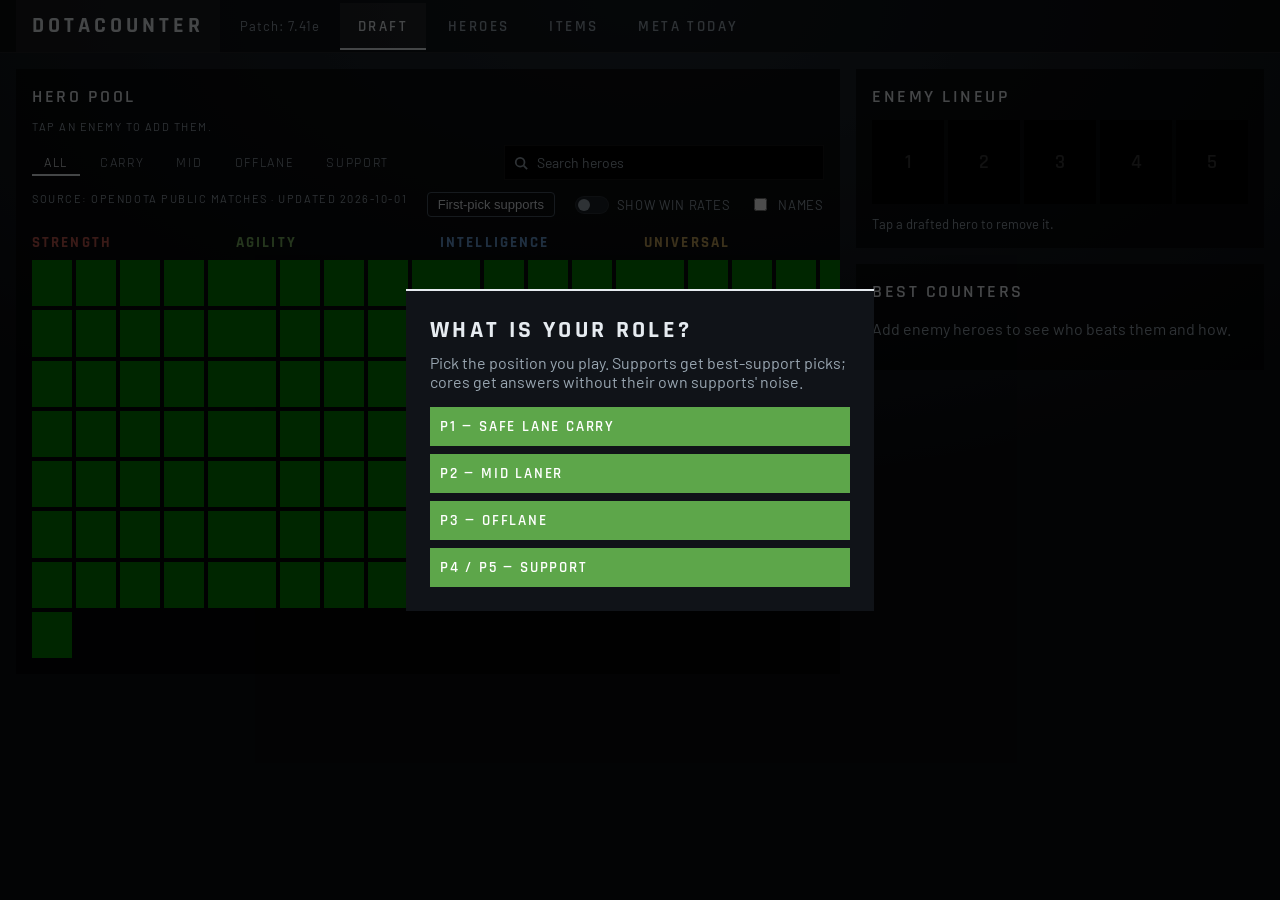
<file: index.html>
<!DOCTYPE html>
<html lang="en">
<head>
  <meta charset="UTF-8">
  <meta name="viewport" content="width=device-width, initial-scale=1.0">
  <title>DotaCounter — pick the enemy, get counters</title>
  <link rel="preconnect" href="https://fonts.googleapis.com">
  <link rel="preconnect" href="https://fonts.gstatic.com" crossorigin>
  <link rel="stylesheet" href="https://fonts.googleapis.com/css2?family=Barlow:wght@400;600&family=Rajdhani:wght@600;700&display=swap">
  <link rel="stylesheet" href="./css/style.css">
  <link rel="stylesheet" href="./css/modals.css">
</head>
<body>
  <header class="top-bar">
    <h1 class="site-title">DotaCounter</h1>
    <p class="patch-label">Patch: loading…</p>
    <nav class="site-nav">
      <a class="nav-link nav-link-active" href="./index.html">Draft</a>
      <a class="nav-link" href="./heroes.html">Heroes</a>
      <a class="nav-link" href="./items.html">Items</a>
      <a class="nav-link" href="./meta.html">Meta today</a>
    </nav>
    <button class="role-change" hidden>Role: (change)</button>
  </header>

  <main class="draft-view">
    <section class="pool-section">
      <h2 class="section-title">Hero pool</h2>
      <p class="pool-query-hint">Tap an enemy to add them.</p>
      <div class="pool-controls-row">
        <div class="role-tabs">
          <button class="role-tab role-tab-active" data-tab="all">All</button>
          <button class="role-tab" data-tab="carry">Carry</button>
          <button class="role-tab" data-tab="mid">Mid</button>
          <button class="role-tab" data-tab="offlane">Offlane</button>
          <button class="role-tab" data-tab="support">Support</button>
        </div>
        <div class="pool-search-wrap">
          <svg class="pool-search-icon" viewBox="0 0 16 16" width="14" height="14" aria-hidden="true"><circle cx="7" cy="7" r="5" fill="none" stroke="currentColor" stroke-width="2"/><line x1="11" y1="11" x2="15" y2="15" stroke="currentColor" stroke-width="2"/></svg>
          <input class="pool-search" type="search" placeholder="Search heroes" autocomplete="off">
        </div>
      </div>
      <div class="pool-caption-row">
        <p class="pool-data-date">Source: loading…</p>
        <button class="first-pick-button">First-pick supports</button>
        <label class="rates-toggle"><input type="checkbox" class="rates-checkbox"> Show win rates</label>
        <label class="rates-toggle"><input type="checkbox" class="names-checkbox"> Names</label>
      </div>
      <div class="hero-pool"></div>
    </section>

    <div class="draft-main">
    <section class="draft-board">
      <h2 class="section-title">Enemy lineup</h2>
      <div class="draft-teams">
        <div class="draft-team draft-team-dire">
          <div class="draft-slots draft-slots-dire"></div>
        </div>
      </div>
      <p class="draft-hint">Tap a drafted hero to remove it.</p>
    </section>

    <section class="counter-results">
      <h2 class="section-title">Best counters</h2>
      <div class="role-scope-toggle" hidden>
        <button class="role-scope-btn" data-scope="mine">My role</button>
        <button class="role-scope-btn" data-scope="all">All roles</button>
      </div>
      <p class="empty-prompt">Add enemy heroes to see who beats them and how.</p>
      <div class="enemy-support-pick" hidden></div>
      <div class="counter-list"></div>
    </section>
    </div>
  </main>

  <div class="role-modal">
    <div class="role-dialog">
      <h2 class="role-dialog-title">What is your role?</h2>
      <p class="role-dialog-sub">Pick the position you play. Supports get best-support picks; cores get answers without their own supports' noise.</p>
      <div class="role-options">
        <button class="role-option" data-profile="carry">P1 — Safe lane carry</button>
        <button class="role-option" data-profile="mid">P2 — Mid laner</button>
        <button class="role-option" data-profile="offlane">P3 — Offlane</button>
        <button class="role-option" data-profile="support">P4 / P5 — Support</button>
      </div>
    </div>
  </div>

  <div class="support-modal-backdrop" hidden>
    <div class="support-modal" role="dialog" aria-modal="true" aria-labelledby="support-modal-title">
      <button class="support-modal-close" aria-label="Close">X</button>
      <h2 class="support-modal-title" id="support-modal-title">First-pick supports</h2>
      <p class="support-modal-sub">Supports pick first in ranked. Most-picked and highest-win-rate this patch.</p>
      <h3 class="support-group-name">Most picked</h3>
      <div class="support-popular"></div>
      <h3 class="support-group-name">Highest win rate</h3>
      <div class="support-best"></div>
    </div>
  </div>

  <div class="hero-modal-backdrop" hidden>
    <div class="hero-modal" role="dialog" aria-modal="true" aria-labelledby="hero-modal-name">
      <button class="hero-modal-close" aria-label="Close">X</button>
      <div class="hero-modal-top">
        <div class="hero-modal-left">
          <img class="hero-modal-portrait" alt="">
          <h2 class="hero-modal-name" id="hero-modal-name"></h2>
          <p class="hero-modal-attr"></p>
          <p class="hero-modal-roles"></p>
        </div>
        <div class="hero-modal-right">
          <p class="hero-modal-meta"></p>
          <div class="hero-modal-tabs">
            <button class="hero-modal-tab hero-modal-tab-active" data-mtab="guide">Guide</button>
            <button class="hero-modal-tab" data-mtab="matchups">Matchups</button>
          </div>
          <div class="hero-modal-guide"></div>
          <div class="hero-modal-matchups" hidden></div>
        </div>
      </div>
      <div class="hero-modal-timeline">
        <h3 class="timeline-title">Item timeline</h3>
        <p class="timeline-caption">Share of item purchases (OpenDota public matches)</p>
        <div class="timeline-phases"></div>
      </div>
      <p class="hero-modal-missing" hidden>Hero not found</p>
    </div>
  </div>

  <script src="./js/data-loader.js"></script>
  <script src="./js/scoring.js"></script>
  <script src="./js/app.js"></script>
</body>
</html>
</file>
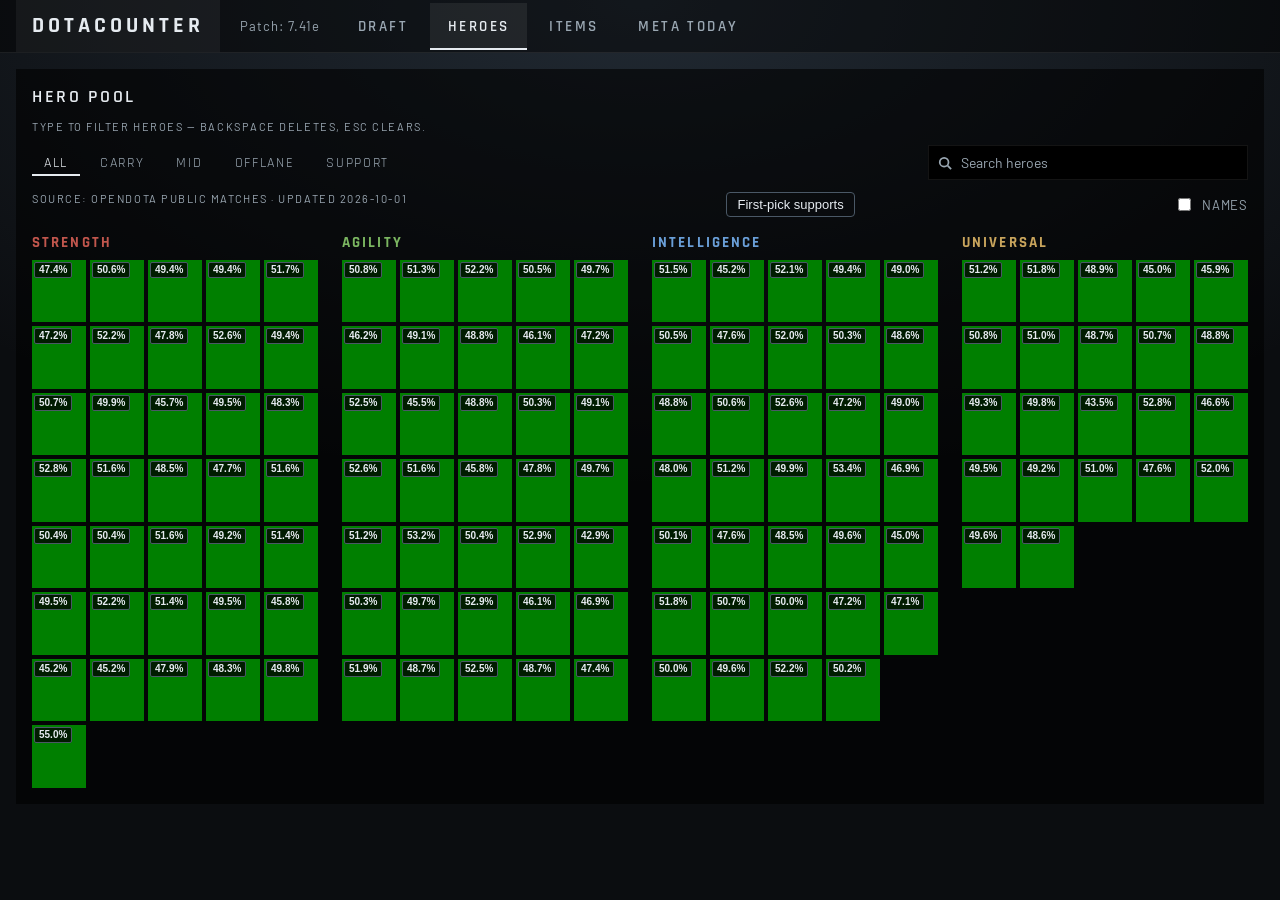
<file: heroes.html>
<!DOCTYPE html>
<html lang="en">
<head>
  <meta charset="UTF-8">
  <meta name="viewport" content="width=device-width, initial-scale=1.0">
  <title>DotaCounter — heroes</title>
  <link rel="preconnect" href="https://fonts.googleapis.com">
  <link rel="preconnect" href="https://fonts.gstatic.com" crossorigin>
  <link rel="stylesheet" href="https://fonts.googleapis.com/css2?family=Barlow:wght@400;600&family=Rajdhani:wght@600;700&display=swap">
  <link rel="stylesheet" href="./css/style.css">
  <link rel="stylesheet" href="./css/heroes.css">
  <link rel="stylesheet" href="./css/modals.css">
</head>
<body>
  <header class="top-bar">
    <h1 class="site-title">DotaCounter</h1>
    <p class="patch-label">Patch: loading…</p>
    <nav class="site-nav">
      <a class="nav-link" href="./index.html">Draft</a>
      <a class="nav-link nav-link-active" href="./heroes.html">Heroes</a>
      <a class="nav-link" href="./items.html">Items</a>
      <a class="nav-link" href="./meta.html">Meta today</a>
    </nav>
  </header>

  <main class="heroes-view">
    <section class="pool-section">
      <h2 class="section-title">Hero pool</h2>
      <p class="pool-query-hint">Tap a portrait to open the hero popup.</p>
      <div class="pool-controls-row">
        <div class="role-tabs">
          <button class="role-tab role-tab-active" data-tab="all">All</button>
          <button class="role-tab" data-tab="carry">Carry</button>
          <button class="role-tab" data-tab="mid">Mid</button>
          <button class="role-tab" data-tab="offlane">Offlane</button>
          <button class="role-tab" data-tab="support">Support</button>
        </div>
        <div class="pool-search-wrap">
          <svg class="pool-search-icon" viewBox="0 0 16 16" width="14" height="14" aria-hidden="true"><circle cx="7" cy="7" r="5" fill="none" stroke="currentColor" stroke-width="2"/><line x1="11" y1="11" x2="15" y2="15" stroke="currentColor" stroke-width="2"/></svg>
          <input class="pool-search" type="search" placeholder="Search heroes" autocomplete="off">
        </div>
      </div>
      <div class="pool-caption-row">
        <p class="pool-data-date">Source: loading.</p>
        <button class="first-pick-button">First-pick supports</button>
        <label class="rates-toggle"><input type="checkbox" class="names-checkbox"> Names</label>
      </div>
      <div class="hero-pool"></div>
    </section>
  </main>

  <div class="hero-modal-backdrop" hidden>
    <div class="hero-modal" role="dialog" aria-modal="true" aria-labelledby="hero-modal-name">
      <button class="hero-modal-close" aria-label="Close">X</button>
      <div class="hero-modal-top">
        <div class="hero-modal-left">
          <img class="hero-modal-portrait" alt="">
          <h2 class="hero-modal-name" id="hero-modal-name"></h2>
          <p class="hero-modal-attr"></p>
          <p class="hero-modal-roles"></p>
        </div>
        <div class="hero-modal-right">
          <p class="hero-modal-meta"></p>
          <div class="hero-modal-tabs">
            <button class="hero-modal-tab hero-modal-tab-active" data-mtab="guide">Guide</button>
            <button class="hero-modal-tab" data-mtab="matchups">Matchups</button>
          </div>
          <div class="hero-modal-guide"></div>
          <div class="hero-modal-matchups" hidden></div>
        </div>
      </div>
      <div class="hero-modal-timeline">
        <h3 class="timeline-title">Item timeline</h3>
        <p class="timeline-caption">Share of item purchases (OpenDota public matches)</p>
        <div class="timeline-phases"></div>
      </div>
      <p class="hero-modal-missing" hidden>Hero not found</p>
    </div>
  </div>

  <div class="support-modal-backdrop" hidden>
    <div class="support-modal" role="dialog" aria-modal="true" aria-labelledby="support-modal-title">
      <button class="support-modal-close" aria-label="Close">X</button>
      <h2 class="support-modal-title" id="support-modal-title">First-pick supports</h2>
      <p class="support-modal-sub">Supports pick first in ranked. Most-picked and highest-win-rate this patch.</p>
      <h3 class="support-group-name">Most picked</h3>
      <div class="support-popular"></div>
      <h3 class="support-group-name">Highest win rate</h3>
      <div class="support-best"></div>
    </div>
  </div>

  <script src="./js/data-loader.js"></script>
  <script src="./js/scoring.js"></script>
  <script src="./js/heroes.js"></script>
</body>
</html>
</file>
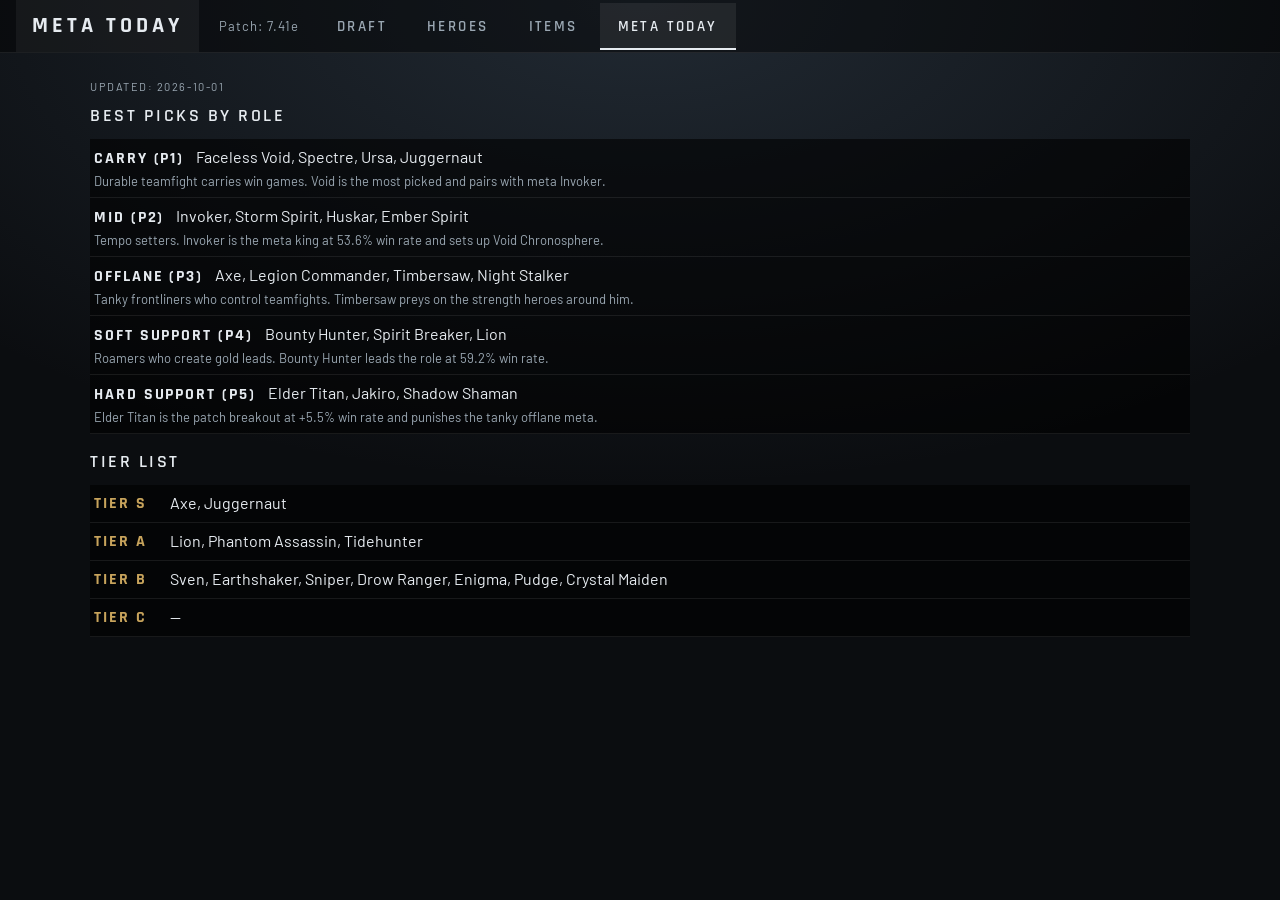
<file: meta.html>
<!DOCTYPE html>
<html lang="en">
<head>
  <meta charset="UTF-8">
  <meta name="viewport" content="width=device-width, initial-scale=1.0">
  <title>DotaCounter — meta today</title>
  <link rel="preconnect" href="https://fonts.googleapis.com">
  <link rel="preconnect" href="https://fonts.gstatic.com" crossorigin>
  <link rel="stylesheet" href="https://fonts.googleapis.com/css2?family=Barlow:wght@400;600&family=Rajdhani:wght@600;700&display=swap">
  <link rel="stylesheet" href="./css/style.css">
</head>
<body>
  <header class="top-bar">
    <h1 class="site-title">Meta today</h1>
    <p class="patch-label">Patch: loading…</p>
    <nav class="site-nav">
      <a class="nav-link" href="./index.html">Draft</a>
      <a class="nav-link" href="./heroes.html">Heroes</a>
      <a class="nav-link" href="./items.html">Items</a>
      <a class="nav-link nav-link-active" href="./meta.html">Meta today</a>
    </nav>
  </header>
  <main class="meta-view">
    <p class="meta-updated">Updated: loading…</p>
    <h2 class="section-title">Best picks by role</h2>
    <div class="role-list"></div>
    <h2 class="section-title">Tier list</h2>
    <div class="tier-list"></div>
  </main>
  <script src="./js/data-loader.js"></script>
  <script>
    // meta page: two jobs — render role picks, then tiers.
    window.DotaCounter.loadData().then((data) => {
      document.querySelector(".meta-updated").textContent = "Updated: " + data.meta.updatedAt;
      const roles = document.querySelector(".role-list");
      for (const role of data.meta.roles || []) {
        const card = document.createElement("div");
        card.className = "role-card";
        const title = document.createElement("strong");
        title.className = "role-name";
        title.textContent = role.name;
        const picks = document.createElement("span");
        picks.className = "role-picks";
        picks.textContent = (role.top || []).map((h) => h.name || h.id).join(", ") || "—";
        const note = document.createElement("p");
        note.className = "role-note";
        note.textContent = role.note || "";
        card.append(title, picks, note);
        roles.appendChild(card);
      }
      const names = Object.fromEntries(data.heroes.map((h) => [h.id, h.name]));
      const list = document.querySelector(".tier-list");
      for (const tier of ["S", "A", "B", "C"]) {
        const row = document.createElement("div");
        row.className = "tier-row";
        const label = document.createElement("strong");
        label.className = "tier-label";
        label.textContent = "Tier " + tier;
        const members = document.createElement("span");
        members.className = "tier-members";
        members.textContent = ((data.meta.tiers || {})[tier] || []).map((id) => names[id] || id).join(", ") || "—";
        row.append(label, members);
        list.appendChild(row);
      }
    });
  </script>
</body>
</html>
</file>
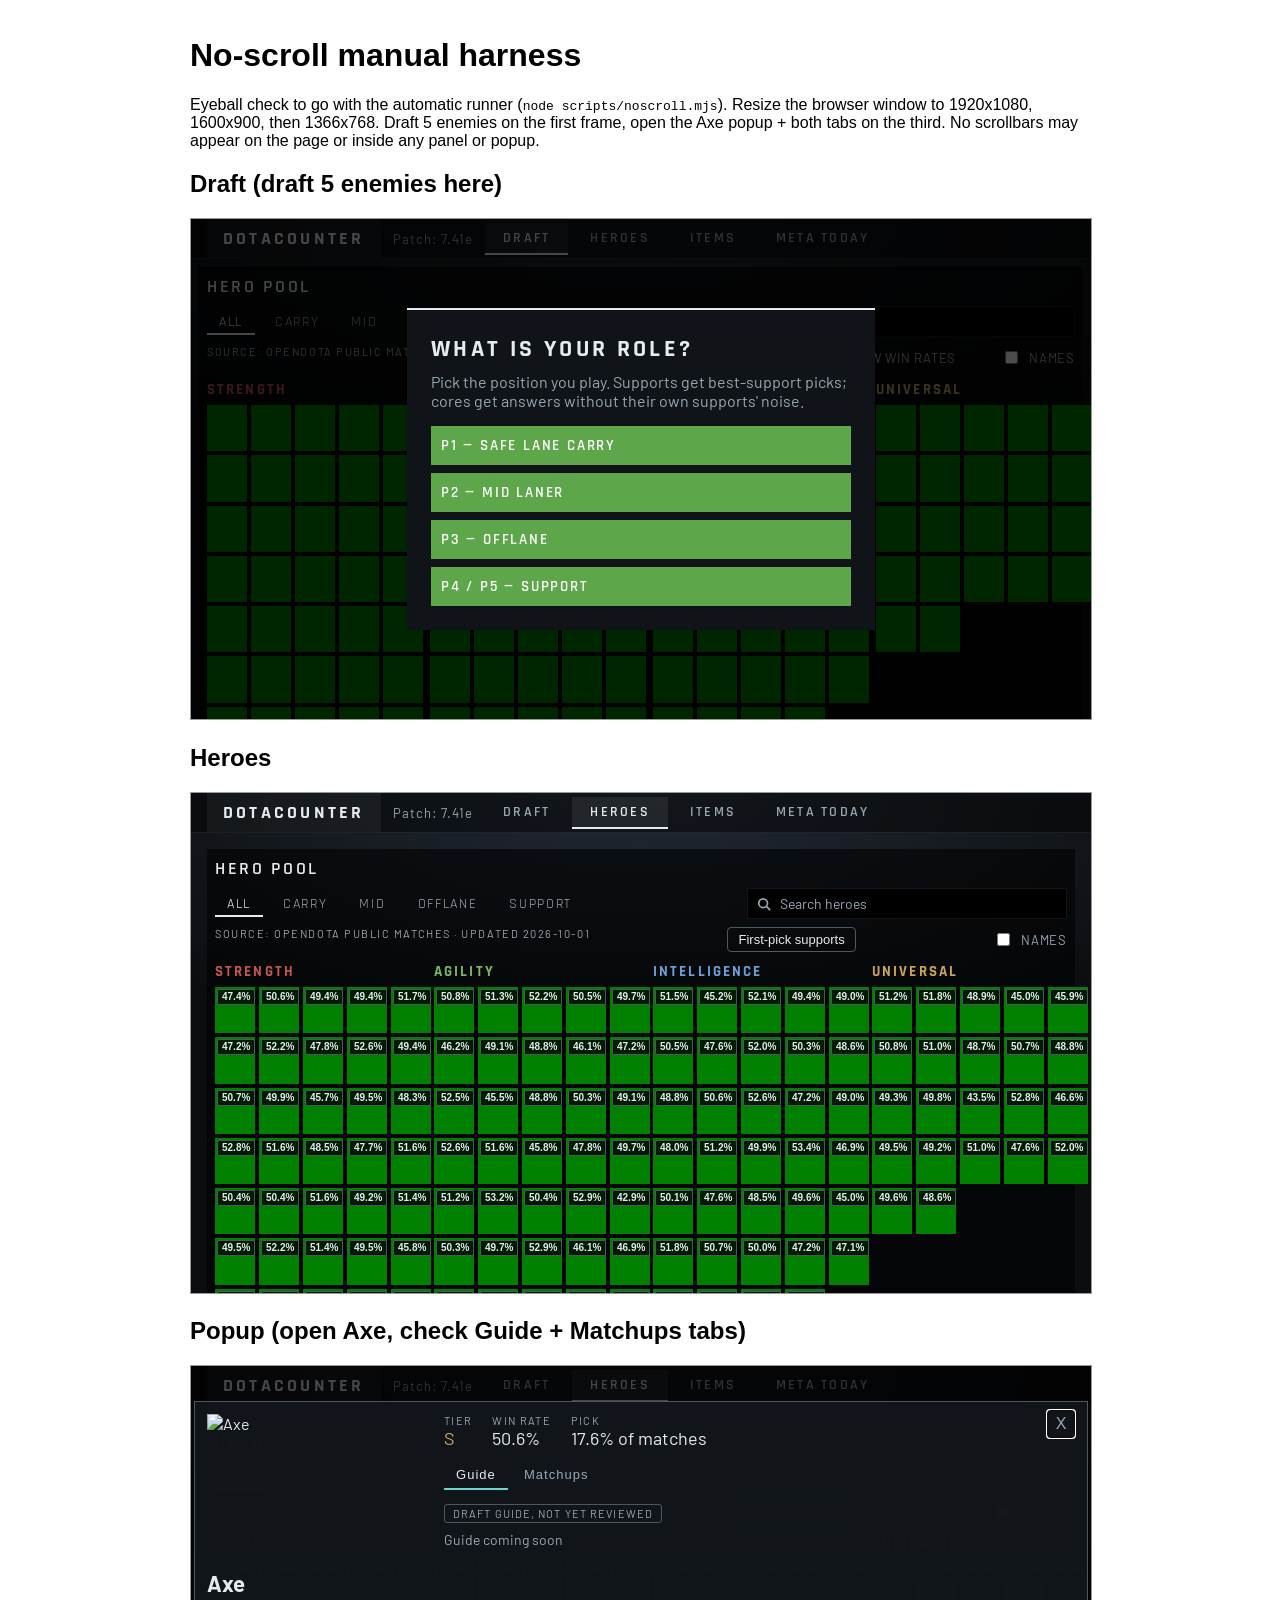
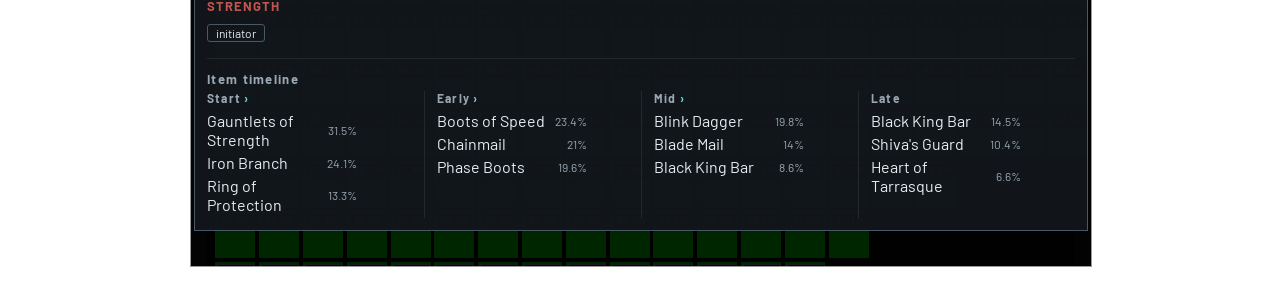
<file: scripts/noscroll.test.html>
<!DOCTYPE html>
<html lang="en">
<head>
  <meta charset="UTF-8">
  <title>No-scroll manual harness</title>
  <style>
    body { font-family: sans-serif; max-width: 900px; margin: 0 auto; padding: 16px; }
    iframe { width: 100%; height: 500px; border: 1px solid #999; }
  </style>
</head>
<body>
  <h1>No-scroll manual harness</h1>
  <p>Eyeball check to go with the automatic runner (<code>node scripts/noscroll.mjs</code>).
  Resize the browser window to 1920x1080, 1600x900, then 1366x768.
  Draft 5 enemies on the first frame, open the Axe popup + both tabs on the third.
  No scrollbars may appear on the page or inside any panel or popup.</p>
  <h2>Draft (draft 5 enemies here)</h2>
  <iframe src="../index.html" title="draft"></iframe>
  <h2>Heroes</h2>
  <iframe src="../heroes.html" title="heroes"></iframe>
  <h2>Popup (open Axe, check Guide + Matchups tabs)</h2>
  <iframe src="../heroes.html#axe" title="popup"></iframe>
</body>
</html>
</file>
<file: css/style.css>
/* DotaCounter theme: cold client-console look.
   Near-black blue-grey, square translucent panels, uppercase wide-tracked
   type. Semantic class names, full words only. One component, one block. */

:root {
  --bg: #0b0d10;
  --panel: rgba(0, 0, 0, 0.6);
  --divider: rgba(255, 255, 255, 0.08);
  --row-hover: rgba(255, 255, 255, 0.06);
  --ink: #e6ebf0;
  --muted: #9aa7b2;
  --gold: #c8a45c;
  --teal: #6fd3d0;
  --green: #5da64a;
  --red: #c05a4a;
  --str: #c0564d;
  --agi: #7bb661;
  --int: #6a9fd8;
  --uni: #c8a45c;
  /* Fallback card size; .pool-section overrides it with a
     container-relative size. Never changes with the role tab. */
  --card: clamp(48px, 6.5vh, 64px);
}

html {
  min-height: 100%;
  background:
    radial-gradient(120% 90% at 50% 0%, rgba(90, 115, 140, 0.28), rgba(0, 0, 0, 0) 60%),
    radial-gradient(140% 120% at 50% 50%, rgba(0, 0, 0, 0) 55%, rgba(0, 0, 0, 0.55) 100%),
    var(--bg);
  background-repeat: no-repeat;
  background-attachment: fixed;
}

body {
  min-height: 100vh;
  color: var(--ink);
  font-family: Barlow, "Segoe UI", Arial, sans-serif;
  margin: 0;
}

/* Top bar: full-width console strip; content edges match the panels. */
.top-bar {
  margin: 0;
  padding: 0 max(16px, calc((100vw - 1400px) / 2));
  display: flex;
  align-items: center;
  gap: 20px;
  flex-wrap: wrap;
  border-bottom: 1px solid var(--divider);
  background: rgba(0, 0, 0, 0.45);
}
.site-title {
  font-family: Rajdhani, "Arial Narrow", sans-serif;
  font-size: 22px;
  font-weight: 700;
  text-transform: uppercase;
  letter-spacing: 0.18em;
  margin: 0;
  padding: 12px 16px;
  background: rgba(255, 255, 255, 0.05);
  color: var(--ink);
}
.patch-label {
  color: var(--muted);
  margin: 0;
  font-size: 13px;
  letter-spacing: 0.08em;
}
.site-nav {
  display: flex;
  gap: 4px;
  min-width: 0;
  overflow-x: auto;
}
.nav-link {
  font-family: Rajdhani, "Arial Narrow", sans-serif;
  text-transform: uppercase;
  letter-spacing: 0.16em;
  font-size: 15px;
  font-weight: 600;
  color: var(--muted);
  text-decoration: none;
  padding: 14px 18px 12px;
  border-bottom: 2px solid transparent;
}
.nav-link:hover {
  color: var(--ink);
  background: var(--row-hover);
}
.nav-link-active {
  color: var(--ink);
  background: rgba(255, 255, 255, 0.07);
  border-bottom-color: var(--ink);
}

/* Draft page frame: pool left, sticky draft panel right >= 1000px.
   Wide enough for four 5-card columns at full 64px size plus the
   5x72px enemy slots (1904px total at 1920x1080). */
.draft-view {
  max-width: 1904px;
  margin: 0 auto;
  padding: 16px;
  display: grid;
  grid-template-columns: minmax(0, 1fr);
  gap: 16px;
  align-items: start;
}
@media (min-width: 1000px) {
  .draft-view {
    grid-template-columns: minmax(0, 1fr) 408px;
  }
  .pool-section {
    max-height: calc(100vh - 120px);
    overflow-y: auto;
  }
  .draft-main {
    position: sticky;
    top: 16px;
    max-height: calc(100vh - 32px);
    overflow-y: auto;
  }
}
.section-title {
  font-family: Rajdhani, "Arial Narrow", sans-serif;
  text-transform: uppercase;
  letter-spacing: 0.14em;
  font-size: 18px;
  font-weight: 600;
  color: var(--ink);
  margin: 0 0 12px;
}
.pool-section,
.draft-board,
.counter-results {
  background: var(--panel);
  padding: 16px;
  margin-bottom: 16px;
}
/* Card size follows the pool width (container query): 5 cards + 4px gaps
   per column, 4 columns + 24px gaps = 136px of fixed chrome. ~64px at
   1080p, smaller on narrow screens, never below 40px. */
.pool-section {
  container-type: inline-size;
  --card: clamp(40px, calc((100cqi - 136px) / 20), 64px);
}

/* Hero pool: attribute titles in client colors, portrait grid. */
.pool-group-title {
  font-family: Rajdhani, "Arial Narrow", sans-serif;
  text-transform: uppercase;
  letter-spacing: 0.14em;
  font-size: 15px;
  margin: 16px 0 8px;
}
.pool-group-strength {
  color: var(--str);
}
.pool-group-agility {
  color: var(--agi);
}
.pool-group-intelligence {
  color: var(--int);
}
.pool-group-universal {
  color: var(--uni);
}
.hero-grid {
  display: grid;
  grid-template-columns: repeat(5, var(--card));
  gap: 4px;
  justify-content: start;
}
.hero-card {
  position: relative;
  background: #000;
  border: none;
  border-radius: 0;
  padding: 0;
  cursor: grab;
  color: var(--ink);
}
.hero-card:hover {
  outline: 1px solid var(--ink);
}
.hero-portrait {
  width: 100%;
  display: block;
  aspect-ratio: 64 / 74;
  object-fit: cover;
  object-position: center 20%;
}
/* Instant pool tooltip: no-delay replacement for title attributes. */
.instant-tip {
  position: fixed;
  z-index: 200;
  background: rgba(18, 22, 27, 0.97);
  border: 1px solid #4a5866;
  border-radius: 3px;
  color: var(--ink);
  font-size: 12px;
  padding: 3px 8px;
  pointer-events: none;
  white-space: nowrap;
}
.hero-name {
  font-size: 10px;
  text-align: center;
  padding: 2px 1px;
  color: var(--muted);
  white-space: nowrap;
  overflow: hidden;
  text-overflow: ellipsis;
}

/* Pool controls: role tabs left, search input right, one row. */
.pool-controls-row {
  display: flex;
  align-items: center;
  gap: 16px;
  margin: 8px 0 12px;
  flex-wrap: wrap;
}
.pool-controls-row .role-tabs {
  margin: 0;
  flex: 1 1 auto;
  min-width: 0;
}
/* Visible pool search box: same console styling as the tabs. */
.pool-search-wrap {
  position: relative;
  flex: 0 1 320px;
  min-width: 0;
  margin-left: auto;
}
.pool-search-icon {
  position: absolute;
  left: 10px;
  top: 50%;
  transform: translateY(-50%);
  color: var(--muted);
  pointer-events: none;
}
.pool-search {
  width: 100%;
  min-width: 0;
  box-sizing: border-box;
  background: #000;
  color: var(--ink);
  border: 1px solid var(--divider);
  border-radius: 0;
  padding: 8px 10px 8px 32px;
  font-family: Barlow, "Segoe UI", Arial, sans-serif;
  font-size: 14px;
  margin: 0;
}
.pool-search::placeholder {
  color: var(--muted);
}
.pool-search:focus {
  outline: none;
  border-color: var(--teal);
  box-shadow: 0 0 0 1px var(--teal);
}
/* Draft board: single enemy lineup inside the sticky panel. */
/* Draft board: portrait-shaped slots with a faint slot number. */
.draft-slots {
  display: grid;
  grid-template-columns: repeat(5, 72px);
  gap: 4px;
}
.draft-slot {
  background: #000;
  padding: 0;
  cursor: pointer;
}
.draft-slot-art {
  position: relative;
  width: 72px;
  aspect-ratio: 72 / 84;
}
.draft-slot-art .hero-portrait {
  width: 100%;
  height: 100%;
}
.draft-slot-number {
  position: absolute;
  inset: 0;
  display: flex;
  align-items: center;
  justify-content: center;
  color: rgba(255, 255, 255, 0.22);
  font-family: Rajdhani, "Arial Narrow", sans-serif;
  font-size: 20px;
  font-weight: 600;
}
/* Hero name beneath a filled slot (10px like pool names). */
.draft-slot-name {
  font-size: 10px;
  text-align: center;
  color: var(--ink);
  margin-top: 2px;
  white-space: nowrap;
  overflow: hidden;
  text-overflow: ellipsis;
  max-width: 72px;
}
.draft-slot-filled {
  cursor: pointer;
}
.draft-slot .hero-portrait {
  position: relative;
}
.draft-hint {
  color: var(--muted);
  margin: 12px 0 0;
  font-size: 13px;
}

/* Counter list and hero detail. */
.empty-prompt {
  color: var(--muted);
}
.counter-list {
  display: flex;
  flex-direction: column;
}
.counter-entry {
  display: flex;
  gap: 10px;
  align-items: flex-start;
  padding: 6px 4px;
  border-bottom: 1px solid var(--divider);
}
.counter-entry:hover {
  background: var(--row-hover);
}
.counter-portrait {
  width: 56px;
  height: 64px;
  flex: none;
  object-fit: cover;
  object-position: center top;
}
.counter-body {
  min-width: 0;
}
.counter-name {
  color: var(--ink);
  font-family: Rajdhani, "Arial Narrow", sans-serif;
  text-transform: uppercase;
  letter-spacing: 0.1em;
  font-size: 15px;
}
.counter-reason {
  color: var(--muted);
  margin: 2px 0 4px;
  font-size: 13px;
}
.counter-reason-thin {
  opacity: 0.6;
}
.counter-detail-link {
  background: none;
  border: none;
  color: var(--teal);
  border-radius: 0;
  padding: 0;
  cursor: pointer;
  font-size: 12px;
  text-decoration: underline;
}
.counter-detail-link:hover {
  background: none;
  filter: brightness(1.2);
}

/* Meta today page. */
.meta-view {
  max-width: 1100px;
  margin: 0 auto;
  padding: 16px;
}
.meta-updated {
  color: var(--muted);
  font-size: 11px;
  text-transform: uppercase;
  letter-spacing: 0.14em;
}
.tier-list {
  display: flex;
  flex-direction: column;
}
.tier-row {
  background: var(--panel);
  padding: 8px 4px;
  display: flex;
  gap: 12px;
  border-bottom: 1px solid var(--divider);
}
.tier-row:hover {
  background: var(--row-hover);
}
.tier-label {
  min-width: 64px;
  color: var(--gold);
  font-family: Rajdhani, "Arial Narrow", sans-serif;
  text-transform: uppercase;
  letter-spacing: 0.12em;
}
.tier-members {
  color: var(--ink);
}

/* Best-picks-by-role cards. */
.role-list {
  display: flex;
  flex-direction: column;
  margin-bottom: 16px;
}
.role-card {
  background: var(--panel);
  padding: 8px 4px;
  border-bottom: 1px solid var(--divider);
}
.role-card:hover {
  background: var(--row-hover);
}
.role-name {
  font-family: Rajdhani, "Arial Narrow", sans-serif;
  text-transform: uppercase;
  letter-spacing: 0.12em;
  color: var(--ink);
  margin-right: 12px;
}
.role-picks {
  color: var(--ink);
}
.role-note {
  color: var(--muted);
  margin: 4px 0 0 0;
  font-size: 13px;
}

/* Role question modal: full-screen overlay, centered dialog. */
.role-modal {
  position: fixed;
  inset: 0;
  background: rgba(0, 0, 0, 0.7);
  display: flex;
  align-items: center;
  justify-content: center;
  padding: 16px;
}
.role-modal[hidden] {
  display: none;
}
.role-dialog {
  background: #101318;
  border-top: 2px solid var(--ink);
  padding: 24px;
  max-width: 420px;
}
.role-dialog-title {
  font-family: Rajdhani, "Arial Narrow", sans-serif;
  text-transform: uppercase;
  letter-spacing: 0.14em;
  color: var(--ink);
  margin: 0 0 8px;
}
.role-dialog-sub {
  color: var(--muted);
  margin: 0 0 16px;
}
.role-options {
  display: flex;
  flex-direction: column;
  gap: 8px;
}
.role-option {
  background: var(--green);
  color: #fff;
  border: none;
  border-radius: 0;
  padding: 10px;
  cursor: pointer;
  text-align: left;
  font-family: Rajdhani, "Arial Narrow", sans-serif;
  text-transform: uppercase;
  letter-spacing: 0.12em;
  font-size: 15px;
  font-weight: 600;
}
.role-option:hover {
  filter: brightness(1.12);
}

.support-row-portrait {
  width: 64px;
  height: 36px;
  object-fit: cover;
  object-position: center top;
  flex: none;
}
.support-row-name {
  flex: 1;
}

/* Role change: small button pinned to the right edge of the top bar. */
.role-change {
  margin-left: auto;
  background: none;
  border: 1px solid var(--divider);
  color: var(--muted);
  border-radius: 0;
  padding: 4px 10px;
  cursor: pointer;
  font-family: Rajdhani, "Arial Narrow", sans-serif;
  text-transform: uppercase;
  letter-spacing: 0.12em;
  font-size: 13px;
  white-space: nowrap;
}
.role-change:hover {
  color: var(--ink);
  background: var(--row-hover);
}

/* Enemy-support chips: mark enemy heroes that are supports. */
.enemy-support-pick {
  display: flex;
  flex-wrap: wrap;
  align-items: center;
  gap: 8px;
  margin-bottom: 12px;
}
.enemy-support-pick[hidden] {
  display: none;
}
.enemy-support-label {
  color: var(--muted);
  font-size: 11px;
  text-transform: uppercase;
  letter-spacing: 0.14em;
}
.enemy-support-chip {
  background: none;
  color: var(--muted);
  border: 1px solid var(--divider);
  border-radius: 0;
  padding: 4px 12px;
  cursor: pointer;
}
.enemy-support-chip:hover {
  background: var(--row-hover);
  color: var(--ink);
}
.enemy-support-chip-on {
  border-color: var(--teal);
  color: var(--teal);
  background: rgba(111, 211, 208, 0.12);
}

/* Best-counters pool scope: own role or every hero. */
.role-scope-toggle {
  display: flex;
  gap: 8px;
  margin: 8px 0;
}
.role-scope-toggle[hidden] {
  display: none;
}
.role-scope-btn {
  background: none;
  color: var(--muted);
  border: 1px solid var(--divider);
  border-radius: 0;
  padding: 4px 12px;
  cursor: pointer;
  font-size: 12px;
}
.role-scope-btn-on {
  border-color: var(--teal);
  color: var(--teal);
  background: rgba(111, 211, 208, 0.12);
}

/* Pool columns side by side like the Dota client (700px and up). */
@media (min-width: 700px) {
  .hero-pool {
    display: grid;
    grid-template-columns: repeat(4, minmax(0, 1fr));
    gap: 24px;
    align-items: start;
  }
  .pool-column {
    min-width: 0;
  }
}

/* Short viewports: tighten vertical rhythm so nothing scrolls. */
@media (max-height: 850px) {
  .site-title {
    padding-top: 8px;
    padding-bottom: 8px;
  }
  .nav-link {
    padding-top: 10px;
    padding-bottom: 8px;
  }
  .section-title {
    margin-bottom: 8px;
  }
  .pool-section,
  .draft-board,
  .counter-results {
    padding: 12px;
    margin-bottom: 12px;
  }
  .pool-group-title {
    margin-top: 10px;
    margin-bottom: 6px;
  }
  .pool-controls-row {
    margin-top: 6px;
    margin-bottom: 8px;
  }
  .counter-entry {
    padding-top: 4px;
    padding-bottom: 4px;
  }
}
@media (max-height: 700px) {
  .pool-section {
    --card: 40px;
  }
  .draft-slots {
    grid-template-columns: repeat(5, 56px);
  }
  .draft-slot-art {
    width: 56px;
  }
  .draft-slot-name {
    max-width: 56px;
  }
  .counter-portrait {
    width: 44px;
    height: 50px;
  }
  .counter-results {
    padding: 8px;
    margin-bottom: 8px;
  }
  .counter-entry {
    padding-top: 2px;
    padding-bottom: 2px;
  }
  .counter-name {
    font-size: 13px;
  }
  .counter-reason {
    margin-top: 0;
    margin-bottom: 2px;
    font-size: 12px;
  }
  .counter-detail-link {
    font-size: 11px;
  }
  .draft-board {
    padding: 8px;
    margin-bottom: 8px;
  }
  .draft-hint {
    margin-top: 6px;
  }
  .pool-controls-row {
    gap: 8px;
  }
  .pool-query-hint {
    display: none;
  }
  .draft-view {
    padding: 8px;
    gap: 8px;
  }
  .pool-section {
    padding: 8px;
  }
  .pool-search {
    padding-top: 6px;
    padding-bottom: 6px;
  }
  .pool-caption-row {
    gap: 8px;
  }
  .top-bar {
    gap: 12px;
    flex-wrap: nowrap;
  }
  .site-title {
    font-size: 18px;
    white-space: nowrap;
  }
  .nav-link {
    padding-top: 6px;
    padding-bottom: 6px;
    font-size: 14px;
    white-space: nowrap;
  }
  .patch-label {
    white-space: nowrap;
  }
}
/* Typed-query hint line (replaces the old search box). */
.pool-query-hint {
  color: var(--muted);
  font-size: 11px;
  text-transform: uppercase;
  letter-spacing: 0.14em;
  margin: 0 0 12px;
}

/* Search dims non-matches to 40% (never hides); the role tab hides cards
   in place with space kept, so grid positions never move. */
.hero-dimmed {
  opacity: 0.4;
}
.hero-tab-hidden {
  visibility: hidden;
}

/* Glowing matched letters inside a hero name while searching. */
.hero-name-hit {
  color: var(--teal);
}

/* Pool role tabs: one active filter at a time. */
.pool-data-date {
  color: var(--muted);
  font-size: 11px;
  text-transform: uppercase;
  letter-spacing: 0.14em;
  margin: 0 0 12px;
}.role-tabs {
  display: flex;
  gap: 8px;
  flex-wrap: wrap;
  margin: 8px 0 12px;
}
.role-tab {
  background: none;
  color: var(--muted);
  border: none;
  border-bottom: 2px solid transparent;
  border-radius: 0;
  padding: 4px 12px 2px;
  cursor: pointer;
  font-family: Rajdhani, "Arial Narrow", sans-serif;
  text-transform: uppercase;
  letter-spacing: 0.12em;
  font-size: 14px;
}
.role-tab:hover {
  color: var(--ink);
}
.role-tab-active {
  color: var(--ink);
  border-bottom-color: var(--ink);
}
/* Pub win-rate number: plain bottom-left text like the client, no pill. */
.win-badge {
  position: absolute;
  left: 4px;
  bottom: 2px;
  background: none;
  font-size: 12px;
  font-weight: 700;
  text-shadow: 0 1px 2px #000, 0 0 4px #000;
  pointer-events: none;
}
.win-high {
  color: var(--green);
}
.win-mid {
  color: var(--muted);
}
.win-low {
  color: var(--red);
}
/* Empty best-picks state: thin data, not a render bug. */
.counter-empty {
  color: var(--muted);
  font-size: 14px;
  margin: 0;
}
/* Pool caption row: data date left, win toggle right. */
.pool-caption-row {
  display: flex;
  align-items: center;
  justify-content: space-between;
  gap: 12px;
  flex-wrap: wrap;
}
.rates-toggle {
  display: inline-flex;
  align-items: center;
  gap: 8px;
  color: var(--muted);
  font-size: 13px;
  letter-spacing: 0.06em;
  text-transform: uppercase;
  cursor: pointer;
  white-space: nowrap;
}
/* Dark client-style switch: track plus knob, teal when on. */
.rates-checkbox {
  appearance: none;
  width: 34px;
  height: 18px;
  margin: 0;
  border-radius: 9px;
  background: #1a2027;
  border: 1px solid var(--divider);
  position: relative;
  cursor: pointer;
  flex: none;
}
.rates-checkbox::after {
  content: "";
  position: absolute;
  top: 2px;
  left: 2px;
  width: 12px;
  height: 12px;
  border-radius: 50%;
  background: var(--muted);
}
.rates-checkbox:checked {
  border-color: var(--teal);
}
.rates-checkbox:checked::after {
  left: 18px;
  background: var(--teal);
}
</file>
<file: css/modals.css>
/* Shared popups: support list + hero guide, used by Draft and Heroes.
   One file so the two pages can never drift apart. */
/* Best supports popup: identical structure to the Heroes page
   support modal (backdrop, dialog, close, title, two top-five lists). */
.support-modal-backdrop {
  position: fixed;
  inset: 0;
  background: rgba(0, 0, 0, 0.7);
  display: flex;
  align-items: center;
  justify-content: center;
  z-index: 50;
}
.support-modal-backdrop[hidden] {
  display: none;
}
.support-modal {
  width: 560px;
  max-width: calc(100vw - 32px);
  max-height: calc(100vh - 64px);
  overflow-y: auto;
  background: rgba(18, 22, 27, 0.97);
  border: 1px solid #4a5866;
  padding: 20px;
  position: relative;
}
.support-modal-close {
  position: absolute;
  top: 8px;
  right: 12px;
  width: 28px;
  height: 28px;
  background: none;
  border: 1px solid #4a5866;
  color: var(--muted);
  font-size: 16px;
  line-height: 1;
  cursor: pointer;
}
.support-modal-close:hover {
  color: var(--ink);
  background: rgba(255, 255, 255, 0.08);
}
.support-modal-title {
  font-size: 20px;
  margin: 0 40px 4px 0;
}
.support-modal-sub {
  font-size: 13px;
  color: var(--muted);
  margin: 0 0 12px 0;
}
.support-group-name {
  margin: 12px 0 4px 0;
  font-size: 14px;
}
.support-popular,
.support-best {
  display: flex;
  flex-direction: column;
  gap: 4px;
}
.support-row {
  display: flex;
  align-items: center;
  justify-content: space-between;
  gap: 12px;
  background: none;
  border: 1px solid #4a5866;
  color: var(--ink);
  font-size: 14px;
  padding: 8px 10px;
  border-radius: 4px;
  cursor: pointer;
  text-align: left;
  width: 100%;
}
.support-row:hover {
  background: rgba(255, 255, 255, 0.06);
}
.support-row-stats {
  color: var(--muted);
  white-space: nowrap;
}
/* Support row portrait: small cropped thumb before the name. */

/* Scroll lock while any modal is open. */
body.modal-open {
  overflow: hidden;
}

/* Hero guide modal: same dialog as the Heroes page (900px, steel
   border, portrait left, info right, item timeline at the bottom). */
.hero-modal-backdrop {
  position: fixed;
  inset: 0;
  background: rgba(0, 0, 0, 0.7);
  display: flex;
  align-items: center;
  justify-content: center;
  z-index: 50;
}
.hero-modal-backdrop[hidden] {
  display: none;
}
.hero-modal {
  width: 900px;
  max-width: calc(100vw - 32px);
  max-height: calc(100vh - 64px);
  overflow-y: auto;
  background: rgba(18, 22, 27, 0.97);
  border: 1px solid #4a5866;
  padding: 20px;
  position: relative;
}
.hero-modal-close {
  position: absolute;
  top: 8px;
  right: 12px;
  width: 28px;
  height: 28px;
  background: none;
  border: 1px solid #4a5866;
  color: var(--muted);
  font-size: 16px;
  line-height: 1;
  cursor: pointer;
}
.hero-modal-close:hover {
  color: var(--ink);
  background: rgba(255, 255, 255, 0.08);
}
.hero-modal-top {
  display: flex;
  gap: 20px;
}
.hero-modal-left {
  flex: 0 0 25%;
}
.hero-modal-portrait {
  width: 100%;
  display: block;
  aspect-ratio: 60 / 70;
  object-fit: cover;
  object-position: center top;
}
.hero-modal-name {
  font-size: 22px;
  margin: 6px 0 2px 0;
}
.hero-modal-attr {
  font-size: 13px;
  font-weight: bold;
  letter-spacing: 0.08em;
  text-transform: uppercase;
  margin: 0;
}
.attr-strength { color: var(--str); }
.attr-agility { color: var(--agi); }
.attr-intelligence { color: var(--int); }
.attr-universal { color: var(--uni); }
.hero-modal-role-chip {
  display: inline-block;
  font-size: 12px;
  color: var(--ink);
  border: 1px solid #4a5866;
  border-radius: 3px;
  padding: 1px 8px;
  margin: 6px 0 0 0;
}
.hero-modal-roles {
  color: var(--muted);
  font-size: 13px;
  margin: 4px 0 0 0;
}
.hero-modal-right {
  flex: 1;
  min-width: 0;
}
.hero-modal-meta {
  display: flex;
  gap: 20px;
  margin: 0 0 12px 0;
}
.meta-stat {
  display: flex;
  flex-direction: column;
}
.meta-stat-caption {
  font-size: 11px;
  letter-spacing: 0.12em;
  text-transform: uppercase;
  color: var(--muted);
}
.meta-stat-value {
  font-size: 18px;
  color: var(--ink);
}
.meta-tier-s { color: var(--gold); }
.meta-tier-a { color: var(--teal); }
.meta-tier-b { color: var(--ink); }
.meta-tier-c { color: var(--muted); }
.hero-modal-tabs {
  display: flex;
  gap: 4px;
  margin-bottom: 12px;
}
.hero-modal-tab {
  background: none;
  border: none;
  border-bottom: 2px solid transparent;
  color: var(--muted);
  padding: 6px 12px;
  cursor: pointer;
  font-size: 13px;
  letter-spacing: 0.08em;
}
.hero-modal-tab-active {
  color: var(--ink);
  border-bottom-color: var(--teal);
}
.guide-how,
.guide-tip,
.guide-spikes {
  font-size: 14px;
  margin: 6px 0;
}
.guide-draft-note {
  display: inline-block;
  font-size: 11px;
  letter-spacing: 0.1em;
  text-transform: uppercase;
  color: var(--muted);
  border: 1px solid #4a5866;
  border-radius: 3px;
  padding: 2px 8px;
  margin: 0 0 8px 0;
}
.guide-coming-soon {
  color: var(--muted);
  font-size: 14px;
  margin: 0;
}
.hero-modal-matchups {
  font-size: 14px;
  margin: 6px 0;
}
.matchups-group-name {
  font-size: 14px;
  margin: 12px 0 4px 0;
}
.matchups-row {
  margin: 4px 0;
}
.matchups-row-thin {
  color: var(--muted);
}
.matchups-item-row {
  display: flex;
  align-items: center;
  gap: 8px;
  margin: 4px 0;
}
.matchups-item-why {
  font-size: 13px;
  color: var(--muted);
}
.hero-modal-timeline {
  margin-top: 16px;
  border-top: 1px solid var(--divider);
  padding-top: 12px;
}
.timeline-title {
  font-size: 13px;
  letter-spacing: 0.1em;
  color: var(--muted);
  margin: 0 0 4px 0;
}
.timeline-caption {
  color: var(--muted);
  font-size: 12px;
  margin: 0 0 8px 0;
}
.timeline-phases {
  display: grid;
  grid-template-columns: repeat(4, 1fr);
  gap: 0;
}
.timeline-phase {
  padding: 0 12px;
}
.timeline-phase:first-child {
  padding-left: 0;
}
.timeline-phase + .timeline-phase {
  border-left: 1px solid var(--divider);
}
.timeline-phase-name {
  font-size: 12px;
  letter-spacing: 0.1em;
  color: var(--muted);
  margin: 0 0 6px 0;
}
.timeline-phase:not(:last-child) .timeline-phase-name::after {
  content: " ›";
  color: var(--teal);
}
.timeline-row {
  display: flex;
  align-items: center;
  gap: 8px;
  width: 150px;
  margin: 0 0 4px 0;
}
.timeline-item img {
  width: 40px;
  height: 30px;
  object-fit: cover;
  display: block;
}
.timeline-share {
  margin-left: auto;
  color: var(--muted);
  font-size: 12px;
}
.hero-modal-missing {
  color: var(--muted);
}

/* Short viewports: shrink the guide so it never scrolls. */
@media (max-height: 700px) {
  .hero-modal {
    padding: 12px;
  }
  .hero-modal-portrait {
    max-height: 150px;
  }
  .timeline-caption {
    display: none;
  }
  .timeline-phase .timeline-row:nth-child(n+5) {
    display: none;
  }
  .matchups-row {
    margin-top: 2px;
    margin-bottom: 2px;
  }
  .matchups-group-name {
    margin-top: 8px;
  }
  .first-pick-button {
    padding-top: 2px;
    padding-bottom: 2px;
  }
}
/* Narrow screens: the guide becomes a full-screen sheet. */
@media (max-width: 640px) {
  .hero-modal {
    max-width: 100vw;
    max-height: 100vh;
    width: 100vw;
    height: 100vh;
    border: none;
  }
  .hero-modal-top {
    flex-direction: column;
  }
  .hero-modal-left {
    flex: none;
  }
  .timeline-phases {
    grid-template-columns: 1fr 1fr;
  }
}

/* Caption-row button: reopens the first-pick support list any time. */
.first-pick-button {
  background: none;
  border: 1px solid #4a5866;
  color: var(--ink);
  font-size: 13px;
  padding: 4px 10px;
  border-radius: 4px;
  cursor: pointer;
}
.first-pick-button:hover {
  background: rgba(255, 255, 255, 0.08);
}

/* Support popup: wider dialog for the two top-five lists. */
.support-modal {
  width: 560px;
  max-width: calc(100vw - 32px);
  max-height: calc(100vh - 64px);
  overflow-y: auto;
  background: rgba(18, 22, 27, 0.97);
  border: 1px solid #4a5866;
  padding: 20px;
  position: relative;
}
.support-modal-title {
  font-size: 20px;
  margin: 0 40px 4px 0;
}
.support-modal-sub {
  font-size: 13px;
  color: var(--muted);
  margin: 0 0 12px 0;
}

/* Support popup rows: name left, win rate + sample right. */
.support-group-name {
  margin: 12px 0 4px 0;
  font-size: 14px;
}
.support-popular,
.support-best {
  display: flex;
  flex-direction: column;
  gap: 4px;
}
.support-row {
  display: flex;
  justify-content: space-between;
  gap: 12px;
  background: none;
  border: 1px solid #4a5866;
  color: var(--ink);
  font-size: 14px;
  padding: 8px 10px;
  border-radius: 4px;
  cursor: pointer;
  text-align: left;
}
.support-row:hover {
  background: rgba(255, 255, 255, 0.06);
}
.support-row-stats {
  color: var(--muted);
  white-space: nowrap;
}
</file>
<file: css/heroes.css>
/* Heroes page frame: same centered container as the Draft page. */
.heroes-view {
  max-width: 1480px;
  margin: 0 auto;
  padding: 16px;
}
/* Browse cards use the same container-relative --card as the Draft pool
   (see style.css .pool-section). Shorter viewports scroll with a
   thin dark bar. */
.heroes-view .hero-grid {
  grid-template-columns: repeat(5, var(--card));
  gap: 4px;
}
.heroes-view .hero-portrait {
  aspect-ratio: 64 / 74;
}
.heroes-view .hero-pool {
  scrollbar-width: thin;
  scrollbar-color: #4a5866 transparent;
}
.heroes-view .hero-pool::-webkit-scrollbar {
  width: 8px;
}
.heroes-view .hero-pool::-webkit-scrollbar-thumb {
  background: #4a5866;
}

/* Matchups tab rows: hero pairs and item counters. */
.matchups-group-name {
  margin: 12px 0 4px 0;
}
.matchups-row {
  margin: 2px 0;
}
.matchups-row-thin {
  opacity: 0.65;
}
.matchups-item-row {
  display: flex;
  align-items: center;
  gap: 8px;
  margin: 4px 0;
}
.matchups-item-why {
  font-size: 13px;
}

/* Win-rate badge: top-of-card overlay. pointer-events none so every
   click still lands on the card and opens the hero popup. */
.hero-winrate {
  position: absolute;
  top: 2px;
  left: 2px;
  font-size: 10px;
  font-weight: 700;
  line-height: 1.4;
  padding: 0 4px;
  background: rgba(0, 0, 0, 0.78);
  border: 1px solid #4a5866;
  border-radius: 2px;
  color: var(--ink);
  pointer-events: none;
}
</file>
